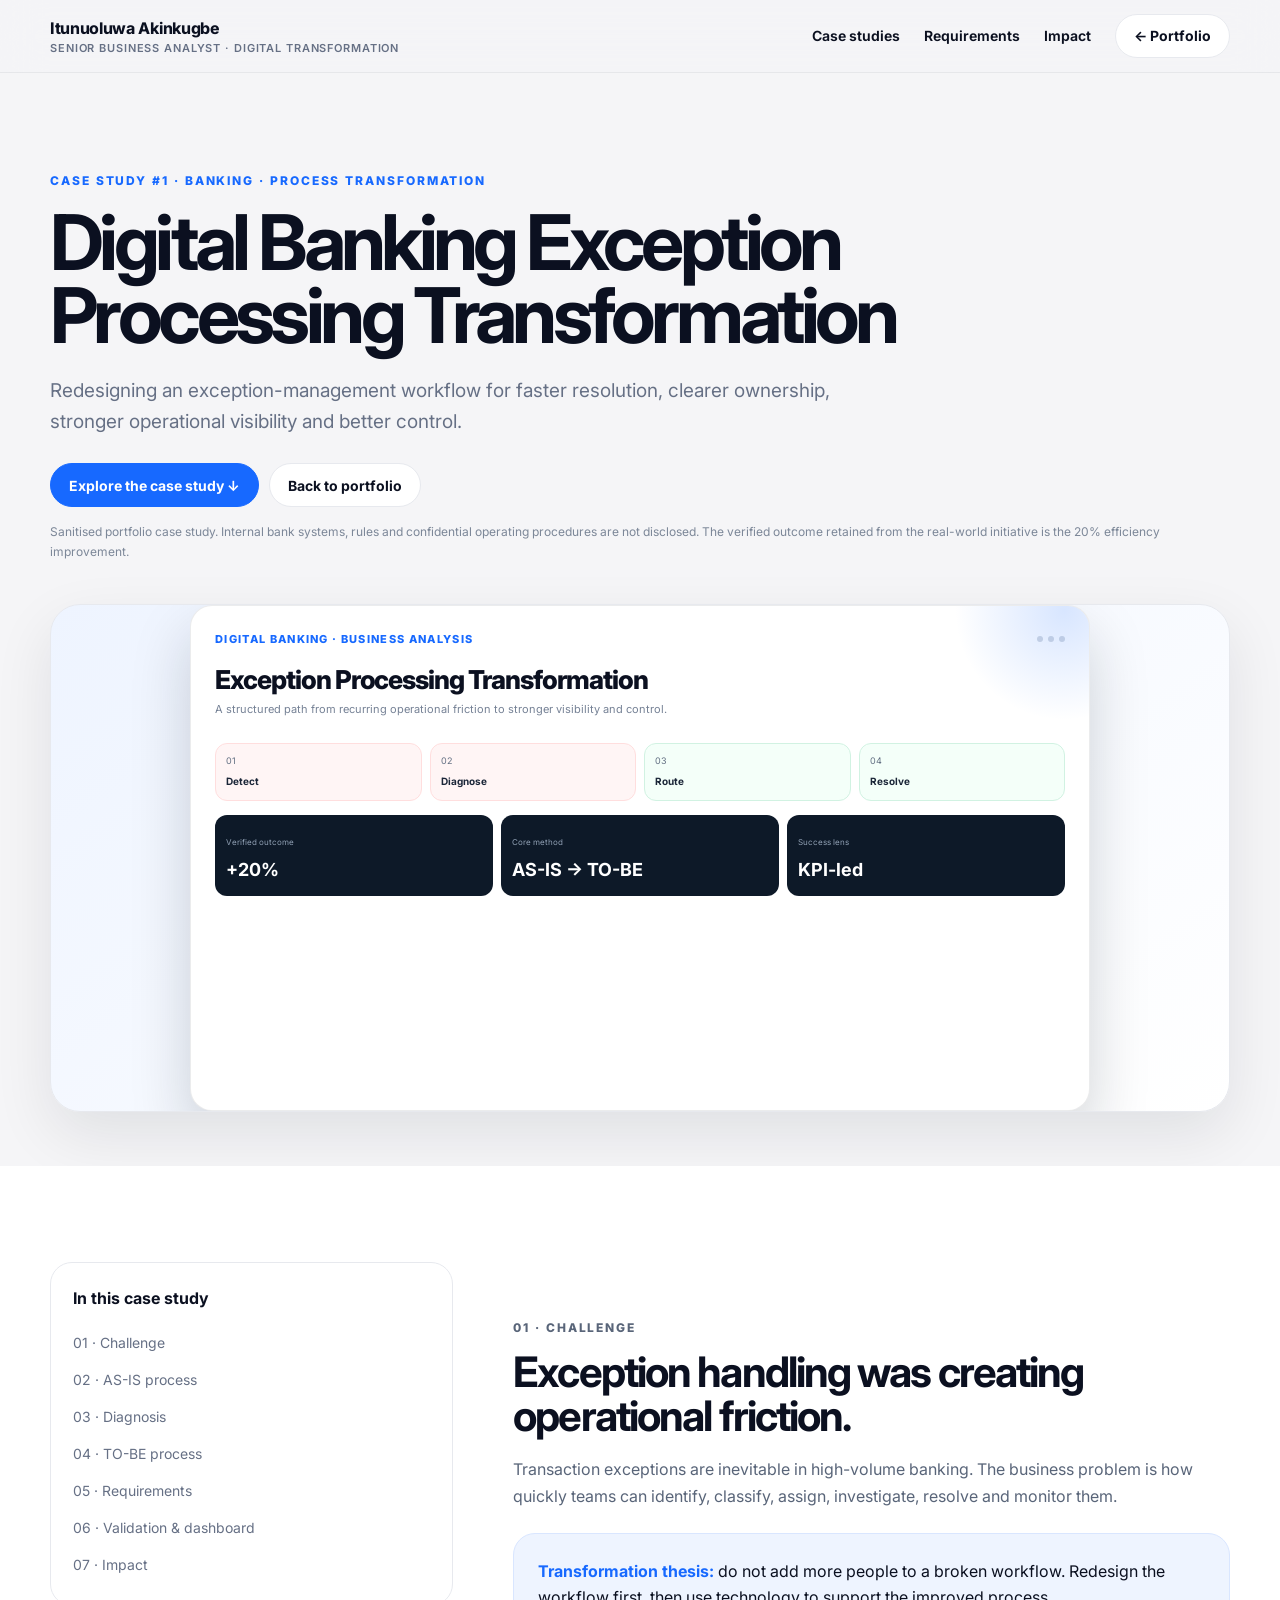
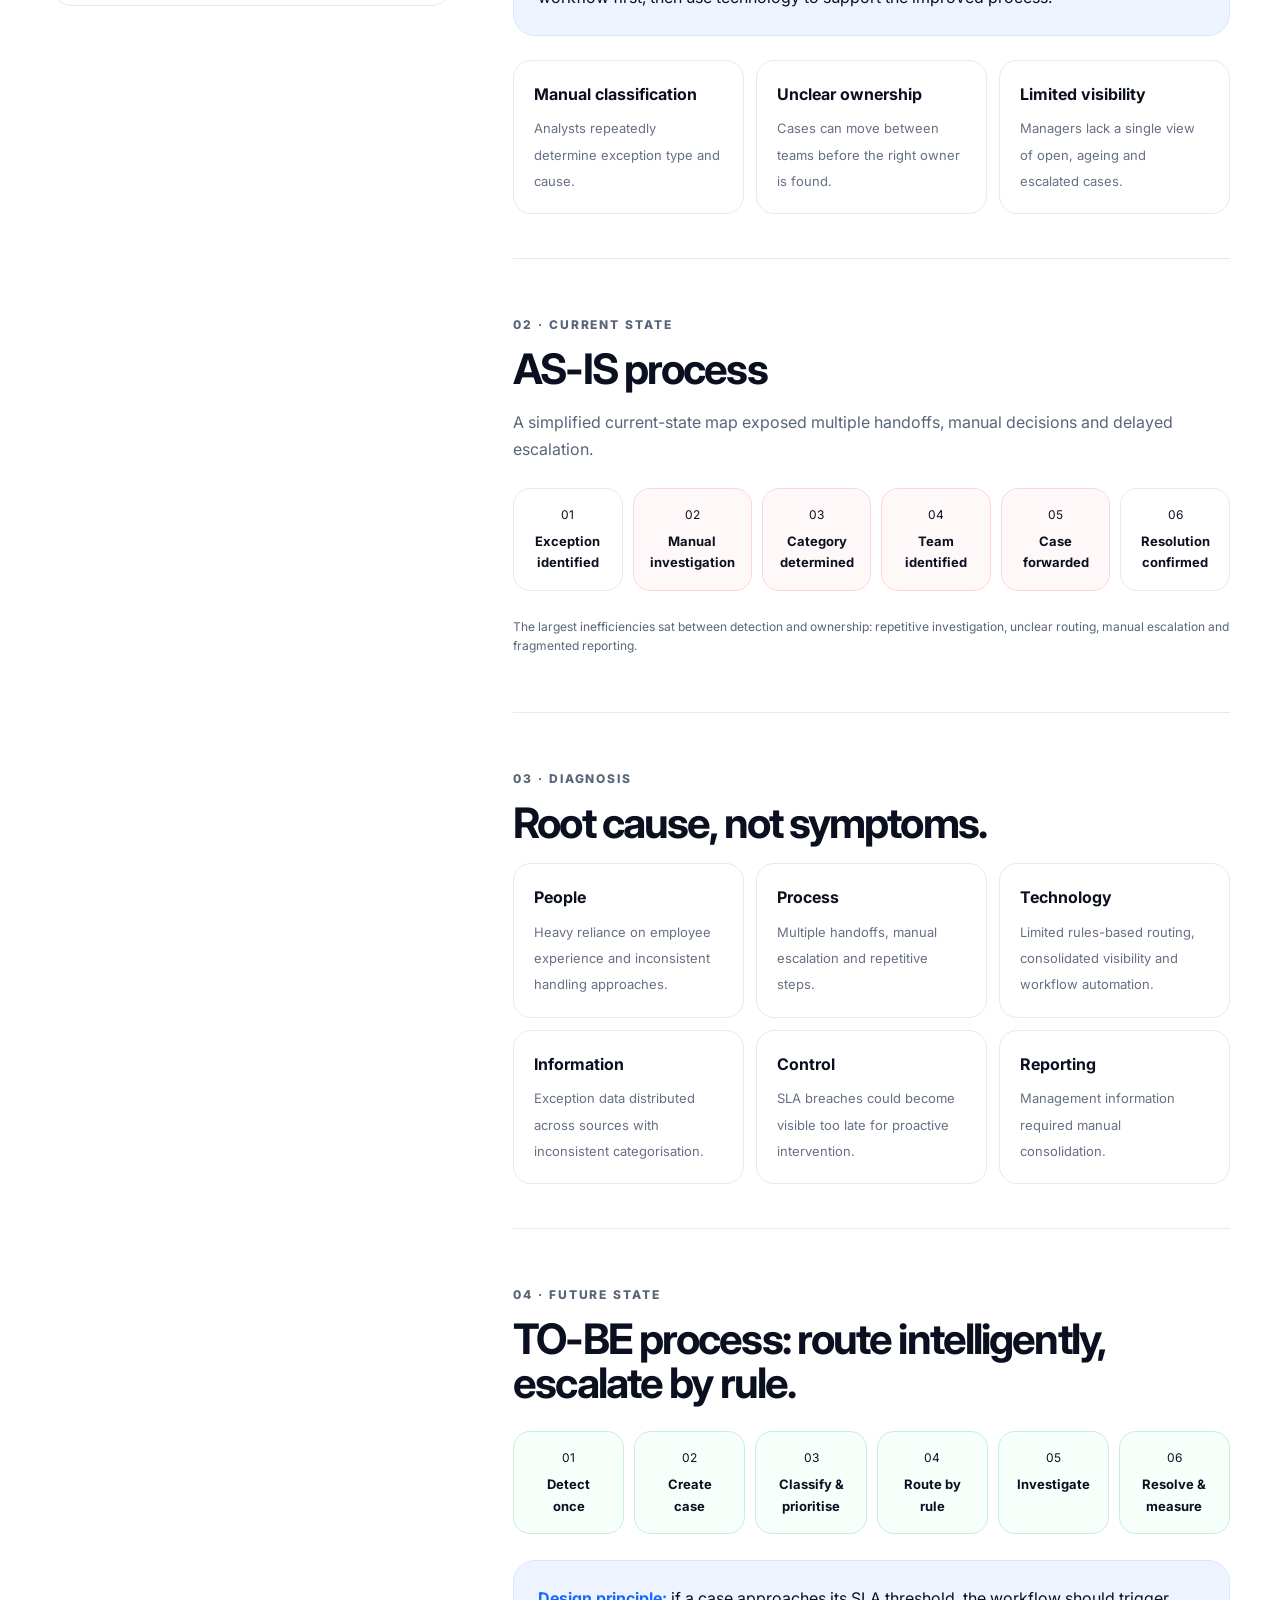
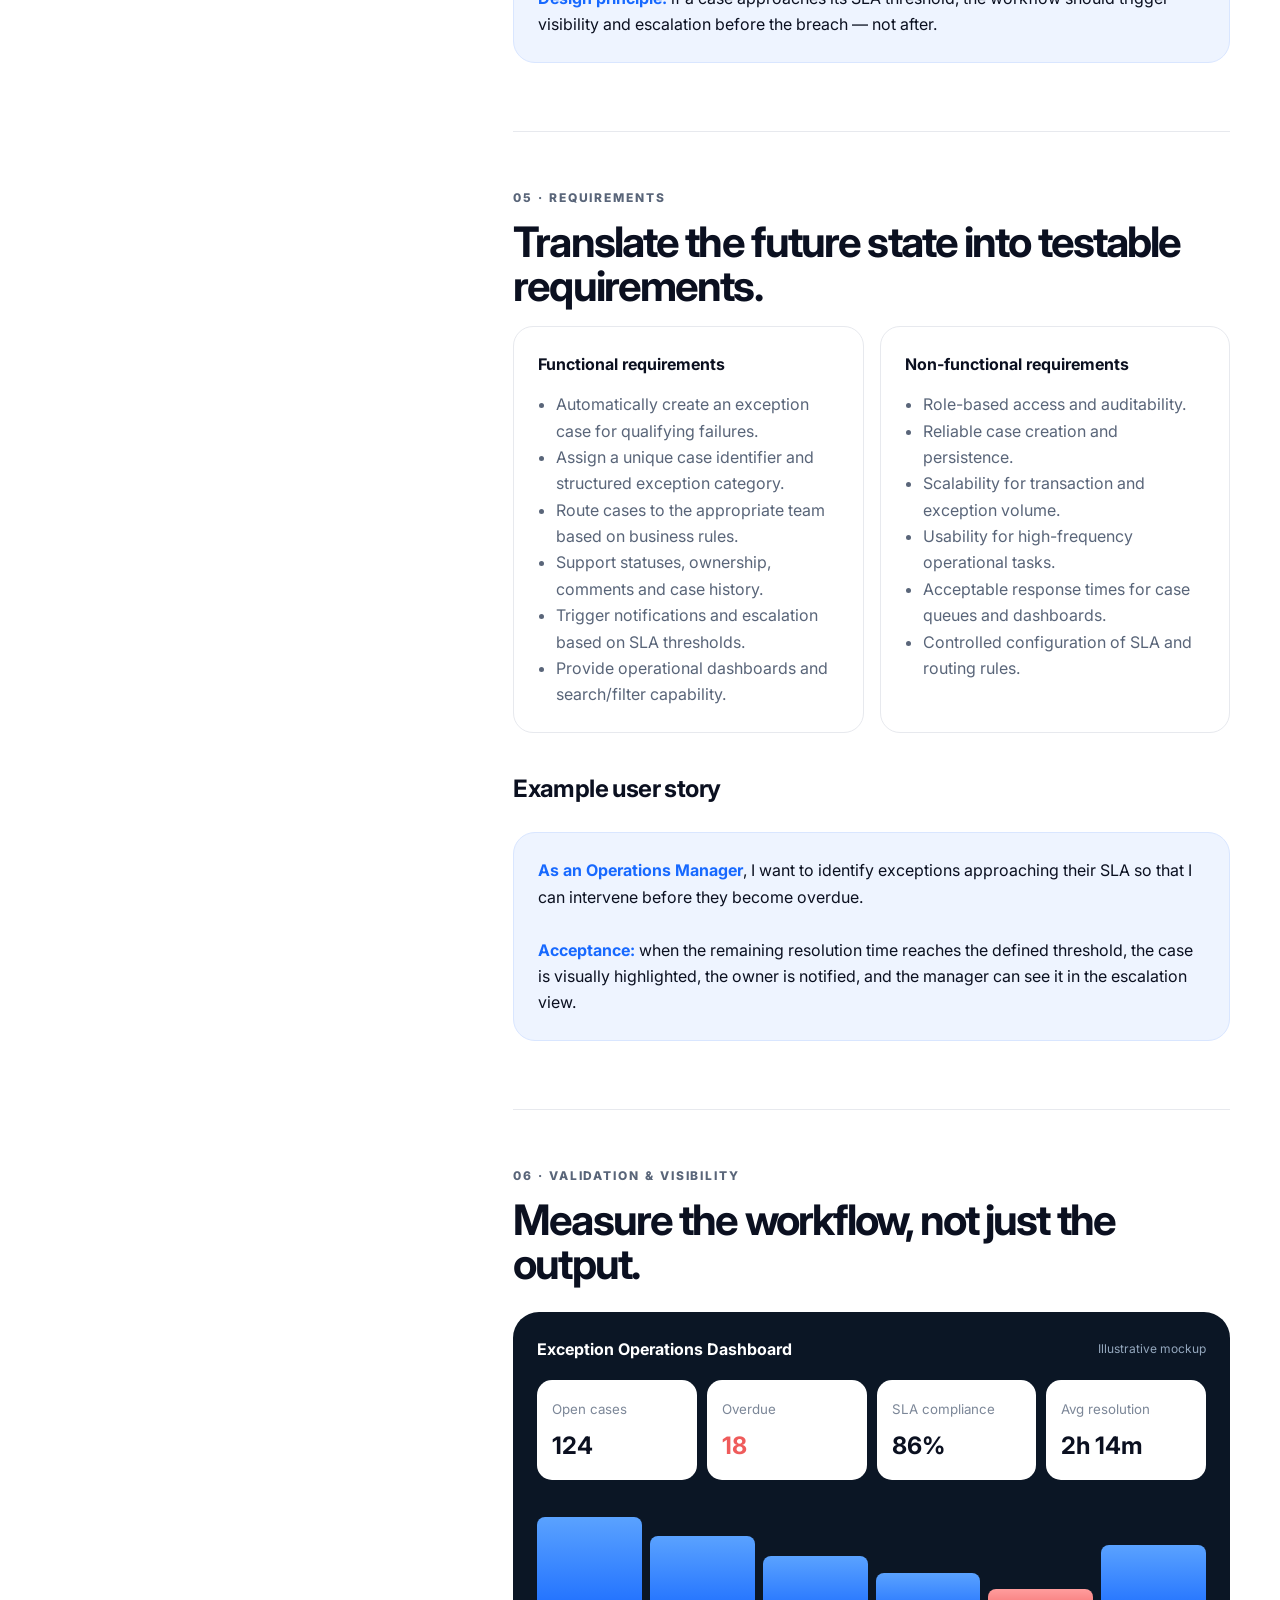
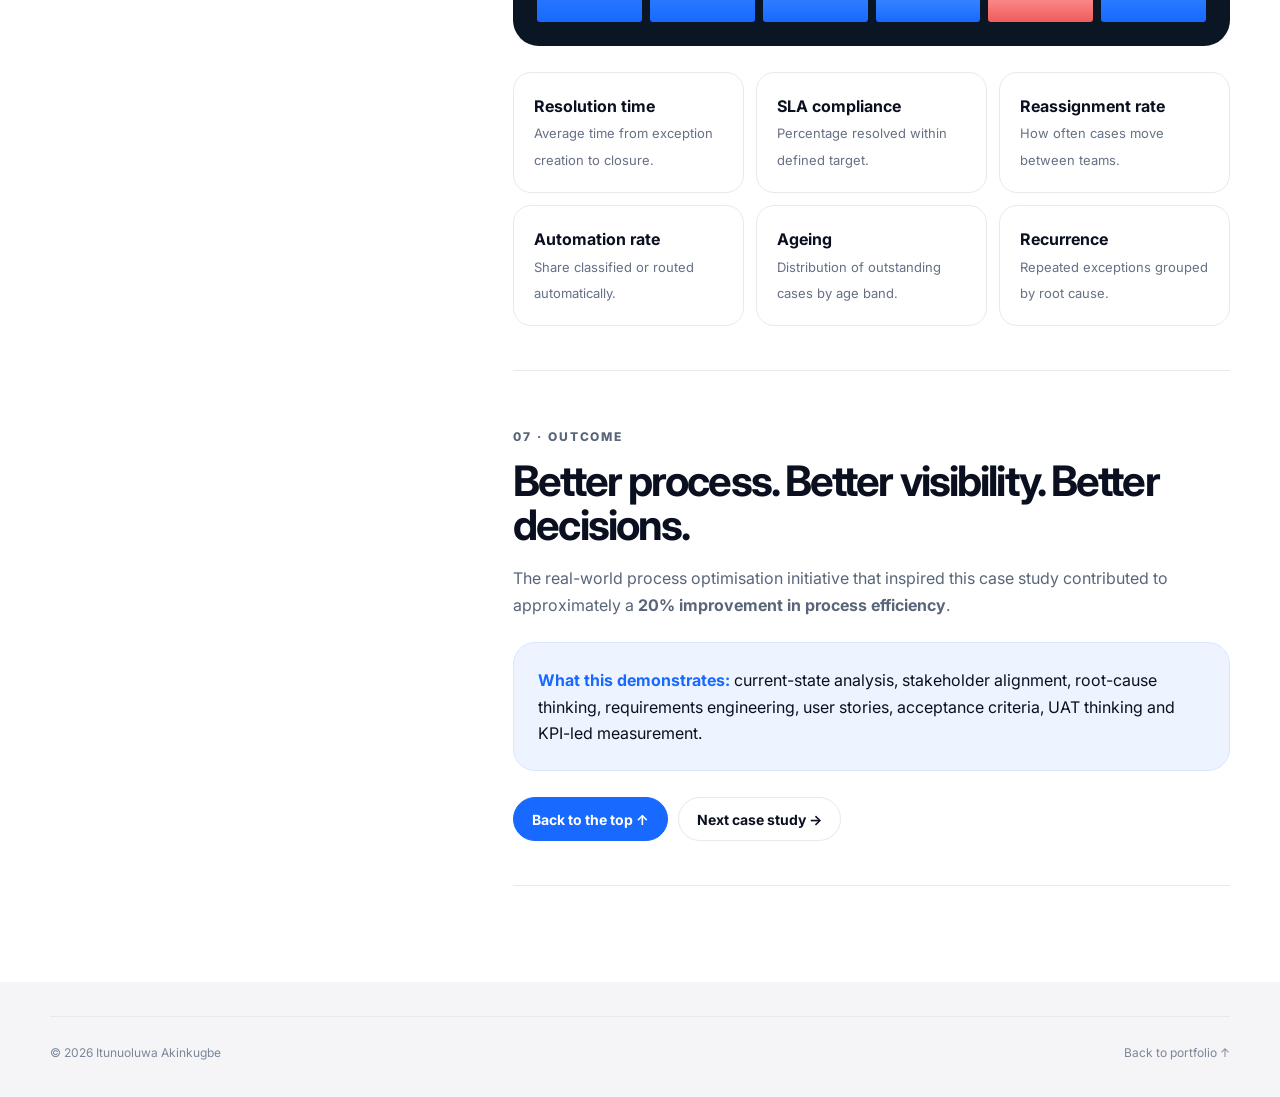
<file: case-study-banking.html>
<!doctype html><html lang="en"><head><meta charset="utf-8"><meta name="viewport" content="width=device-width,initial-scale=1"><meta name="description" content="Business Analyst case study: Digital Banking Exception Processing Transformation by Itunuoluwa Akinkugbe."><title>Digital Banking Exception Processing Transformation | Itunuoluwa Akinkugbe</title><link rel="preconnect" href="https://fonts.googleapis.com"><link rel="preconnect" href="https://fonts.gstatic.com" crossorigin><link href="https://fonts.googleapis.com/css2?family=Inter:wght@400;500;600;700;800&display=swap" rel="stylesheet"><link rel="stylesheet" href="assets/site.css"></head><body><header class="nav"><div class="wrap navin"><a class="brand" href="index.html">Itunuoluwa Akinkugbe<small>Senior Business Analyst · Digital Transformation</small></a><nav class="navlinks"><a href="index.html#case-studies">Case studies</a><a href="#requirements">Requirements</a><a href="#impact">Impact</a></nav><a class="pill" href="index.html">← Portfolio</a></div></header><main><section class="casehero"><div class="wrap"><p class="eyebrow">Case Study #1 · Banking · Process Transformation</p><h1>Digital Banking Exception Processing Transformation</h1><p class="lead">Redesigning an exception-management workflow for faster resolution, clearer ownership, stronger operational visibility and better control.</p><div class="downloadbar"><a class="pill blue" href="#challenge">Explore the case study ↓</a><a class="pill" href="index.html#case-studies">Back to portfolio</a></div><p class="disclaimer">Sanitised portfolio case study. Internal bank systems, rules and confidential operating procedures are not disclosed. The verified outcome retained from the real-world initiative is the 20% efficiency improvement.</p><div class="casecover webcover"><div class="caseart banking-art"><div class="arttop"><span class="artlabel">Digital banking · Business Analysis</span><span class="artdots"><i></i><i></i><i></i></span></div><div class="arttitle">Exception Processing Transformation</div><div class="artsub">A structured path from recurring operational friction to stronger visibility and control.</div><div class="artflow"><div class="artstep hot">01<b>Detect</b></div><div class="artstep hot">02<b>Diagnose</b></div><div class="artstep ok">03<b>Route</b></div><div class="artstep ok">04<b>Resolve</b></div></div><div class="artmetrics"><div class="artmetric"><small>Verified outcome</small><strong>+20%</strong></div><div class="artmetric"><small>Core method</small><strong>AS-IS → TO-BE</strong></div><div class="artmetric"><small>Success lens</small><strong>KPI-led</strong></div></div></div></div></div></section><section class="section white"><div class="wrap casegrid"><aside class="sticky"><div class="toc"><b>In this case study</b><a href="#challenge">01 · Challenge</a><a href="#as-is">02 · AS-IS process</a><a href="#diagnosis">03 · Diagnosis</a><a href="#to-be">04 · TO-BE process</a><a href="#requirements">05 · Requirements</a><a href="#validation">06 · Validation & dashboard</a><a href="#impact">07 · Impact</a></div></aside><article class="story"><section class="storyblock" id="challenge"><p class="eyebrow">01 · Challenge</p><h2>Exception handling was creating operational friction.</h2><p>Transaction exceptions are inevitable in high-volume banking. The business problem is how quickly teams can identify, classify, assign, investigate, resolve and monitor them.</p><div class="callout"><strong>Transformation thesis:</strong> do not add more people to a broken workflow. Redesign the workflow first, then use technology to support the improved process.</div><div class="pain"><div class="p"><b>Manual classification</b><span>Analysts repeatedly determine exception type and cause.</span></div><div class="p"><b>Unclear ownership</b><span>Cases can move between teams before the right owner is found.</span></div><div class="p"><b>Limited visibility</b><span>Managers lack a single view of open, ageing and escalated cases.</span></div></div></section><section class="storyblock" id="as-is"><p class="eyebrow">02 · Current state</p><h2>AS-IS process</h2><p>A simplified current-state map exposed multiple handoffs, manual decisions and delayed escalation.</p><div class="flowline"><div class="flowstep">01<b>Exception identified</b></div><div class="flowstep bad">02<b>Manual investigation</b></div><div class="flowstep bad">03<b>Category determined</b></div><div class="flowstep bad">04<b>Team identified</b></div><div class="flowstep bad">05<b>Case forwarded</b></div><div class="flowstep">06<b>Resolution confirmed</b></div></div><p class="note">The largest inefficiencies sat between detection and ownership: repetitive investigation, unclear routing, manual escalation and fragmented reporting.</p></section><section class="storyblock" id="diagnosis"><p class="eyebrow">03 · Diagnosis</p><h2>Root cause, not symptoms.</h2><div class="pain"><div class="p"><b>People</b><span>Heavy reliance on employee experience and inconsistent handling approaches.</span></div><div class="p"><b>Process</b><span>Multiple handoffs, manual escalation and repetitive steps.</span></div><div class="p"><b>Technology</b><span>Limited rules-based routing, consolidated visibility and workflow automation.</span></div><div class="p"><b>Information</b><span>Exception data distributed across sources with inconsistent categorisation.</span></div><div class="p"><b>Control</b><span>SLA breaches could become visible too late for proactive intervention.</span></div><div class="p"><b>Reporting</b><span>Management information required manual consolidation.</span></div></div></section><section class="storyblock" id="to-be"><p class="eyebrow">04 · Future state</p><h2>TO-BE process: route intelligently, escalate by rule.</h2><div class="flowline"><div class="flowstep good">01<b>Detect once</b></div><div class="flowstep good">02<b>Create case</b></div><div class="flowstep good">03<b>Classify & prioritise</b></div><div class="flowstep good">04<b>Route by rule</b></div><div class="flowstep good">05<b>Investigate</b></div><div class="flowstep good">06<b>Resolve & measure</b></div></div><div class="callout"><strong>Design principle:</strong> if a case approaches its SLA threshold, the workflow should trigger visibility and escalation before the breach — not after.</div></section><section class="storyblock" id="requirements"><p class="eyebrow">05 · Requirements</p><h2>Translate the future state into testable requirements.</h2><div class="reqgrid"><div class="req"><h4>Functional requirements</h4><ul><li>Automatically create an exception case for qualifying failures.</li><li>Assign a unique case identifier and structured exception category.</li><li>Route cases to the appropriate team based on business rules.</li><li>Support statuses, ownership, comments and case history.</li><li>Trigger notifications and escalation based on SLA thresholds.</li><li>Provide operational dashboards and search/filter capability.</li></ul></div><div class="req"><h4>Non-functional requirements</h4><ul><li>Role-based access and auditability.</li><li>Reliable case creation and persistence.</li><li>Scalability for transaction and exception volume.</li><li>Usability for high-frequency operational tasks.</li><li>Acceptable response times for case queues and dashboards.</li><li>Controlled configuration of SLA and routing rules.</li></ul></div></div><h3>Example user story</h3><div class="callout"><strong>As an Operations Manager</strong>, I want to identify exceptions approaching their SLA so that I can intervene before they become overdue.<br><br><strong>Acceptance:</strong> when the remaining resolution time reaches the defined threshold, the case is visually highlighted, the owner is notified, and the manager can see it in the escalation view.</div></section><section class="storyblock" id="validation"><p class="eyebrow">06 · Validation & visibility</p><h2>Measure the workflow, not just the output.</h2><div class="dashboard"><div class="dashhead"><b>Exception Operations Dashboard</b><span style="color:#94a7bd;font-size:12px">Illustrative mockup</span></div><div class="dashgrid"><div class="dashcard"><small>Open cases</small><strong>124</strong></div><div class="dashcard"><small>Overdue</small><strong style="color:#ef5b5b">18</strong></div><div class="dashcard"><small>SLA compliance</small><strong>86%</strong></div><div class="dashcard"><small>Avg resolution</small><strong>2h 14m</strong></div></div><div class="bars"><i style="height:88%"></i><i style="height:72%"></i><i style="height:55%"></i><i style="height:41%"></i><i style="height:28%;background:linear-gradient(#ff9d9d,#ef5b5b)"></i><i style="height:64%"></i></div></div><div class="kpis"><div class="kpi"><b>Resolution time</b><span>Average time from exception creation to closure.</span></div><div class="kpi"><b>SLA compliance</b><span>Percentage resolved within defined target.</span></div><div class="kpi"><b>Reassignment rate</b><span>How often cases move between teams.</span></div><div class="kpi"><b>Automation rate</b><span>Share classified or routed automatically.</span></div><div class="kpi"><b>Ageing</b><span>Distribution of outstanding cases by age band.</span></div><div class="kpi"><b>Recurrence</b><span>Repeated exceptions grouped by root cause.</span></div></div></section><section class="storyblock" id="impact"><p class="eyebrow">07 · Outcome</p><h2>Better process. Better visibility. Better decisions.</h2><p>The real-world process optimisation initiative that inspired this case study contributed to approximately a <strong>20% improvement in process efficiency</strong>.</p><div class="callout"><strong>What this demonstrates:</strong> current-state analysis, stakeholder alignment, root-cause thinking, requirements engineering, user stories, acceptance criteria, UAT thinking and KPI-led measurement.</div><div class="downloadbar"><a class="pill blue" href="#challenge">Back to the top ↑</a><a class="pill" href="case-study-onboarding.html">Next case study →</a></div></section></article></div></section></main><footer class="footer"><div class="wrap footerin"><span>© <span id="year"></span> Itunuoluwa Akinkugbe</span><a href="index.html">Back to portfolio ↑</a></div></footer><script>document.getElementById('year').textContent=new Date().getFullYear()</script></body></html>
</file>
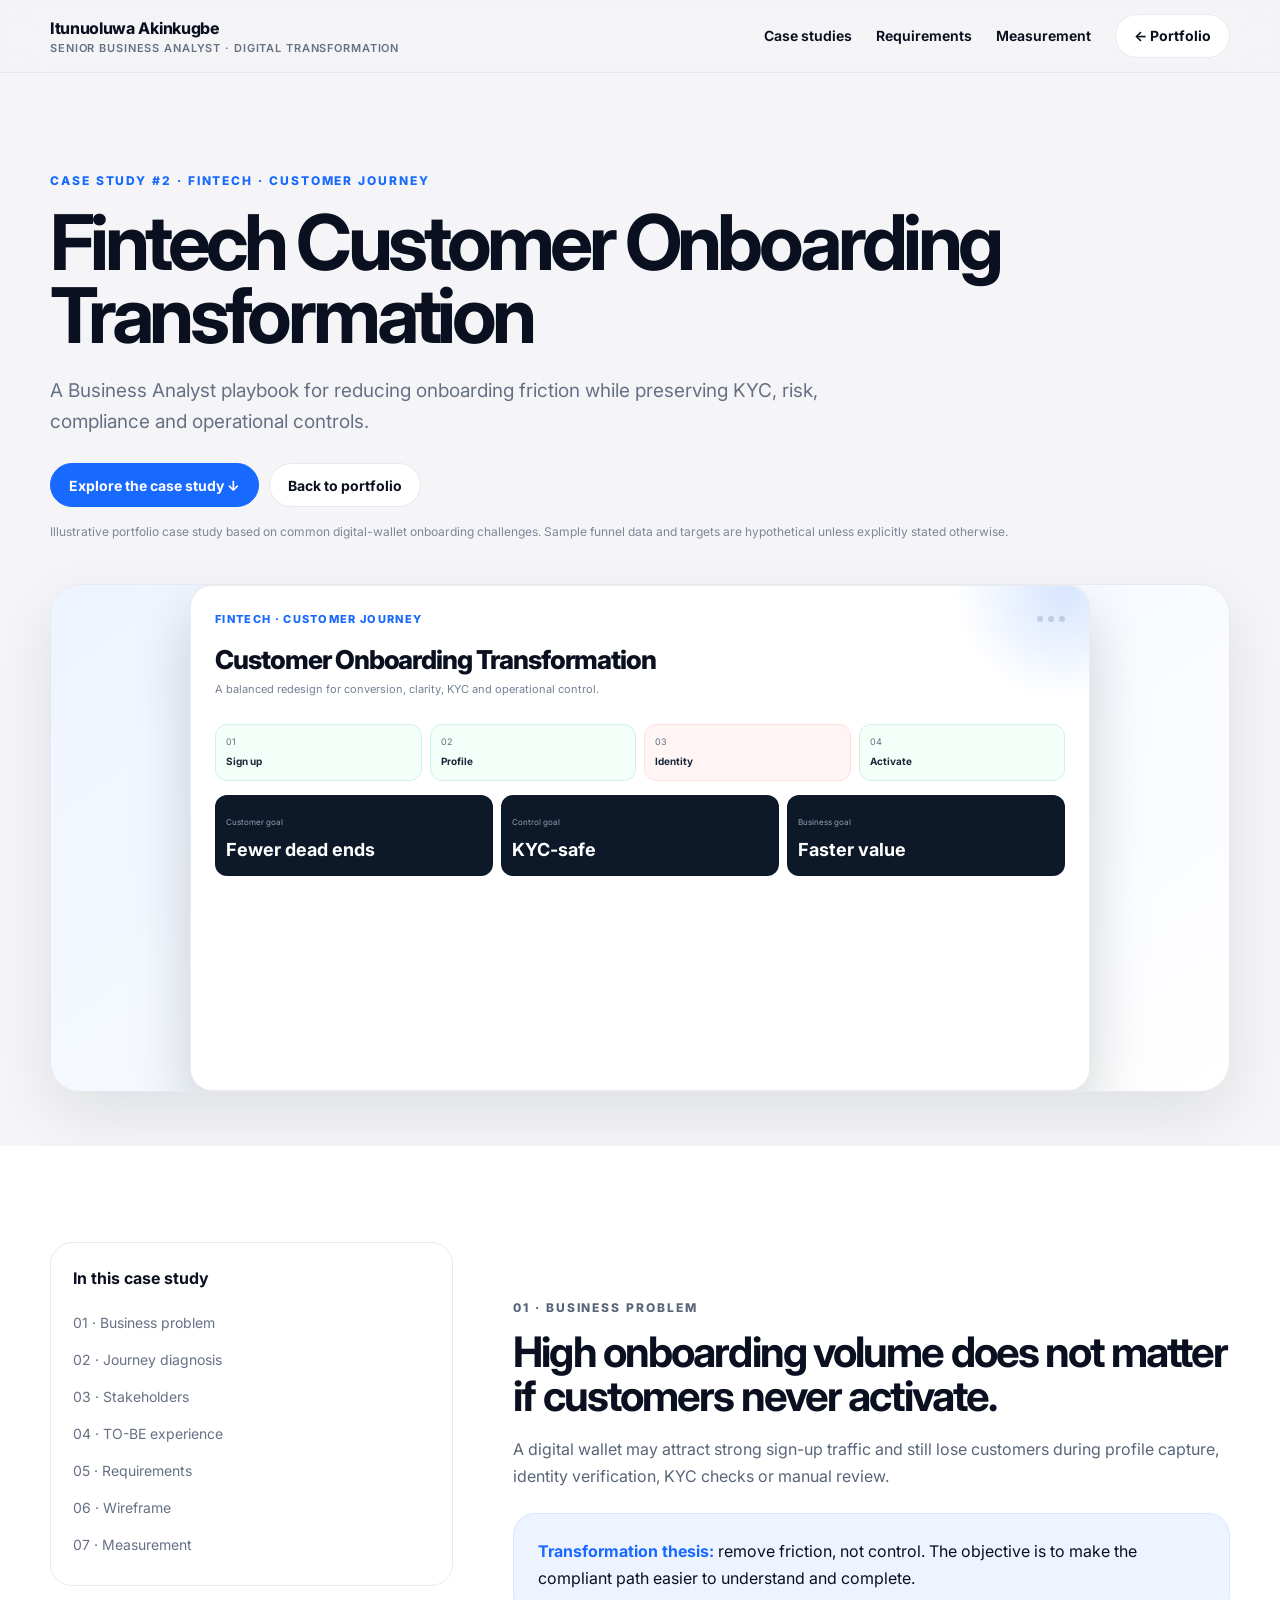
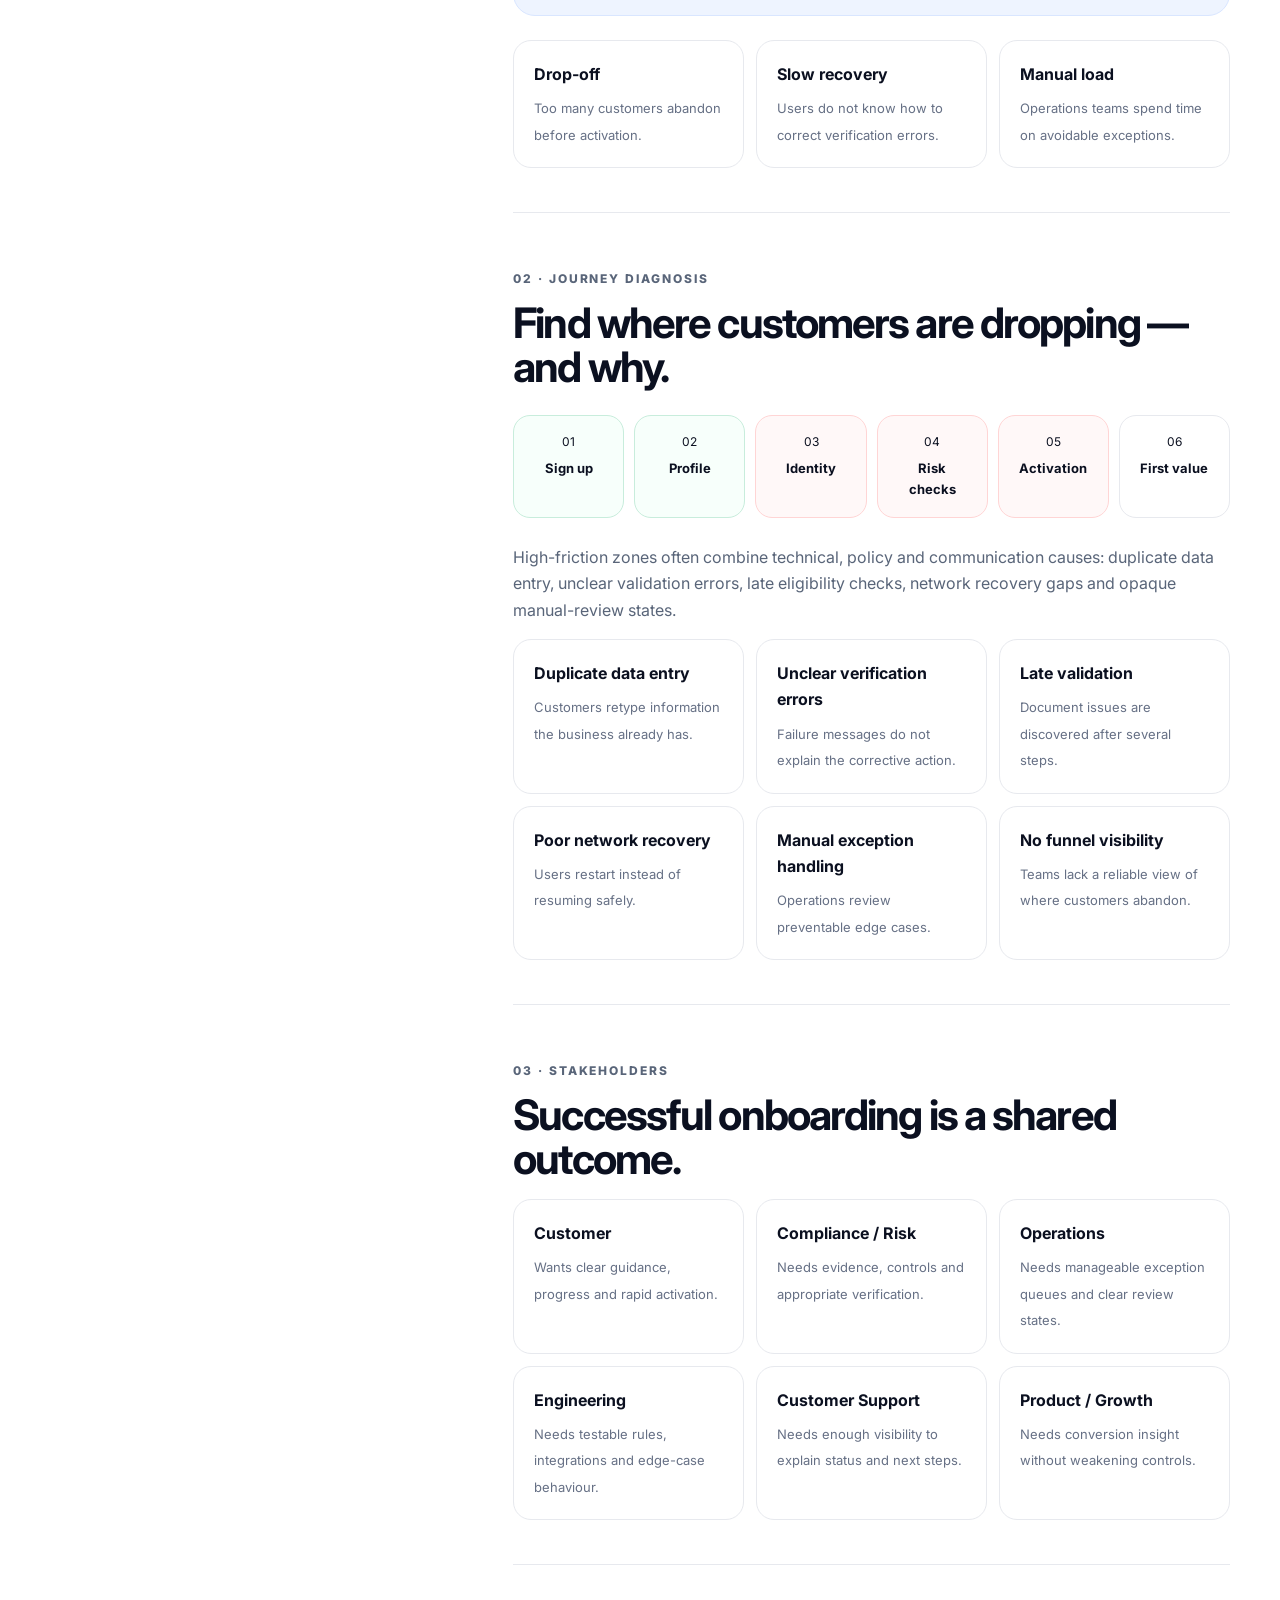
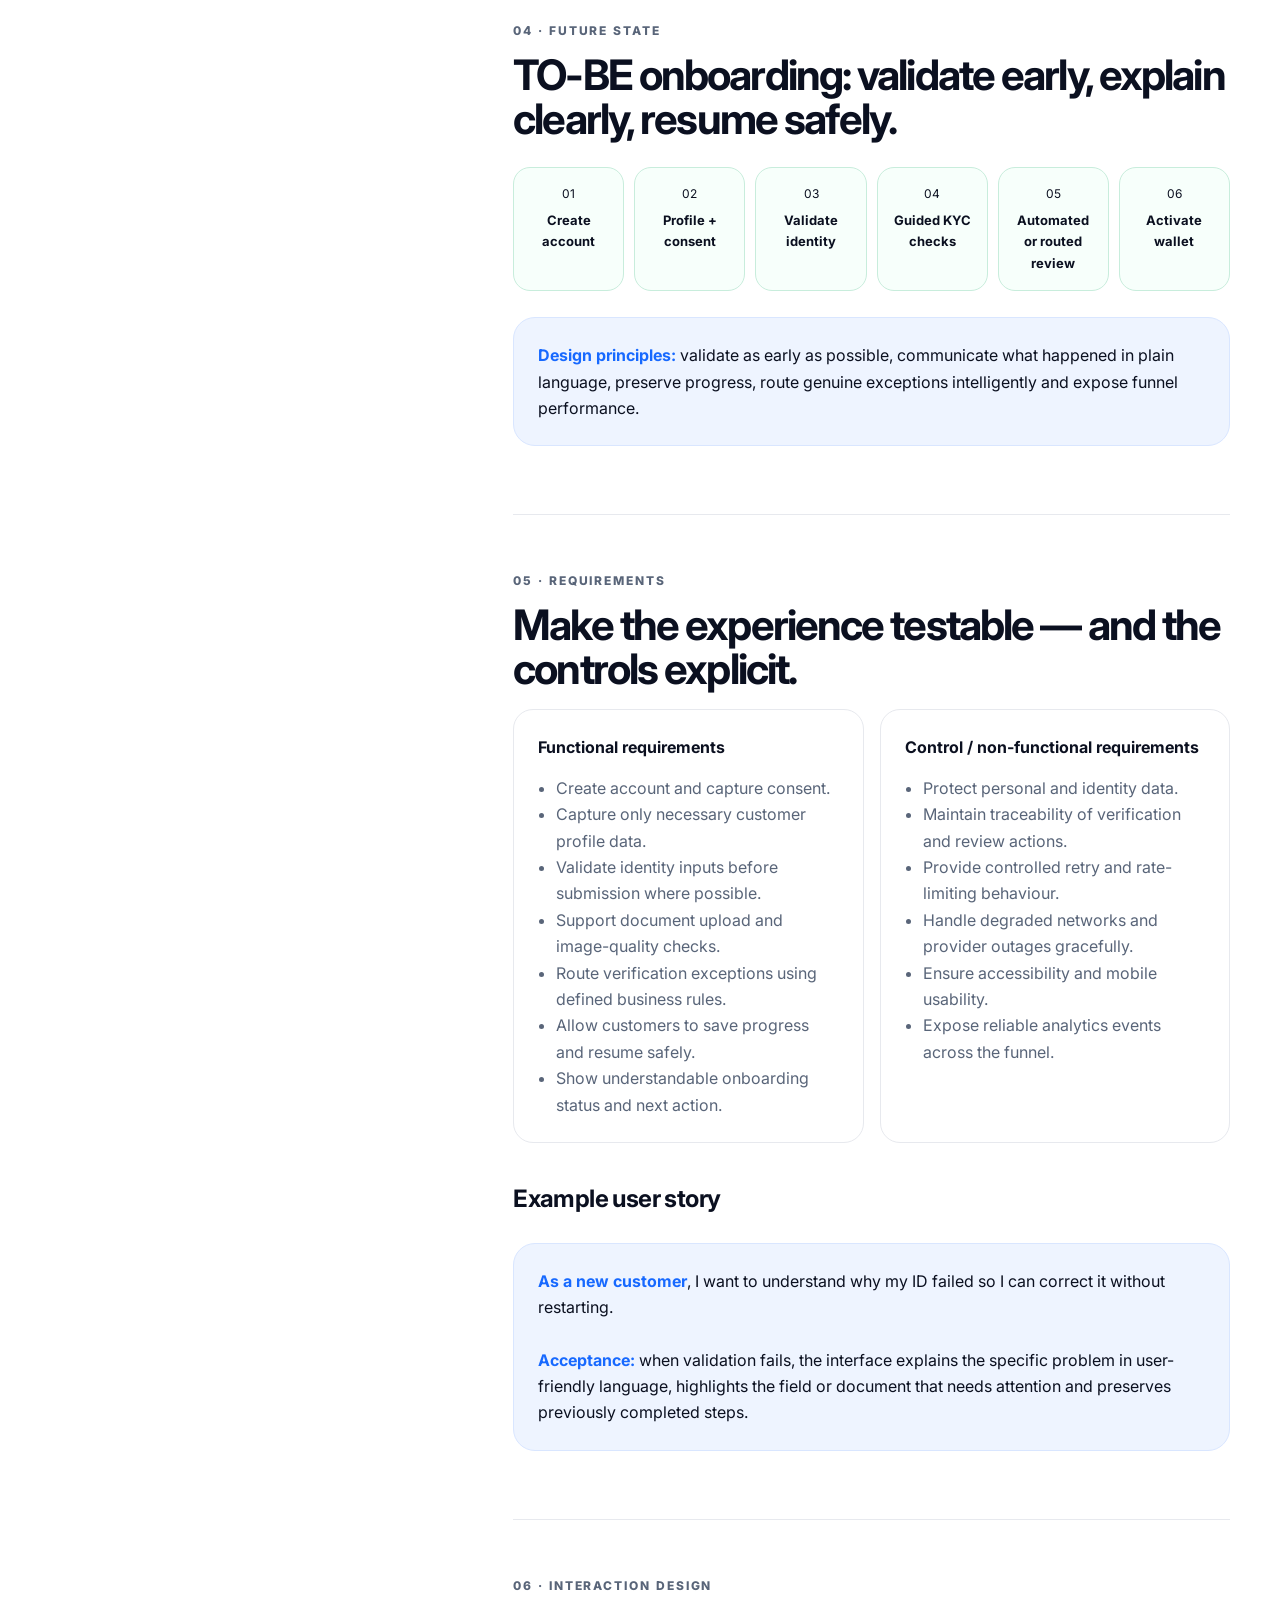
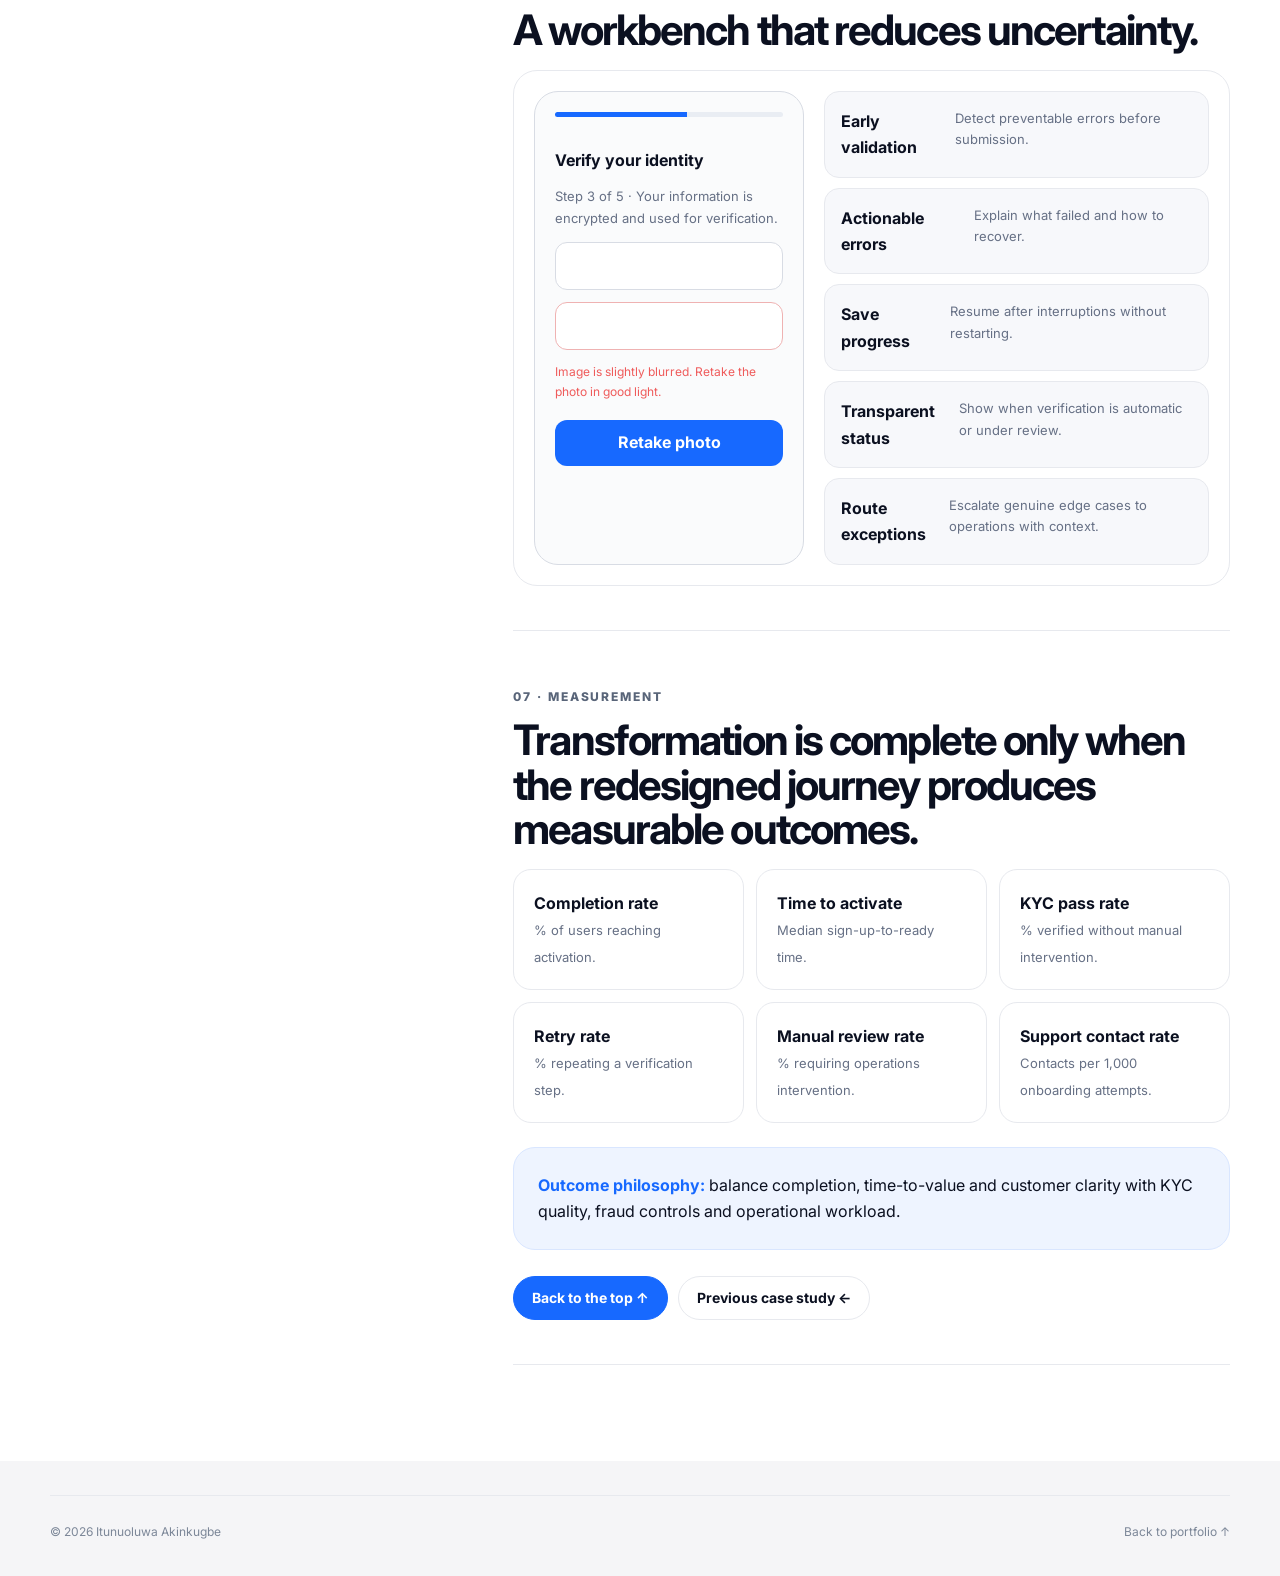
<file: case-study-onboarding.html>
<!doctype html><html lang="en"><head><meta charset="utf-8"><meta name="viewport" content="width=device-width,initial-scale=1"><meta name="description" content="Business Analyst case study: Fintech Customer Onboarding Transformation by Itunuoluwa Akinkugbe."><title>Fintech Customer Onboarding Transformation | Itunuoluwa Akinkugbe</title><link rel="preconnect" href="https://fonts.googleapis.com"><link rel="preconnect" href="https://fonts.gstatic.com" crossorigin><link href="https://fonts.googleapis.com/css2?family=Inter:wght@400;500;600;700;800&display=swap" rel="stylesheet"><link rel="stylesheet" href="assets/site.css"></head><body><header class="nav"><div class="wrap navin"><a class="brand" href="index.html">Itunuoluwa Akinkugbe<small>Senior Business Analyst · Digital Transformation</small></a><nav class="navlinks"><a href="index.html#case-studies">Case studies</a><a href="#requirements">Requirements</a><a href="#measurement">Measurement</a></nav><a class="pill" href="index.html">← Portfolio</a></div></header><main><section class="casehero"><div class="wrap"><p class="eyebrow">Case Study #2 · Fintech · Customer Journey</p><h1>Fintech Customer Onboarding Transformation</h1><p class="lead">A Business Analyst playbook for reducing onboarding friction while preserving KYC, risk, compliance and operational controls.</p><div class="downloadbar"><a class="pill blue" href="#challenge">Explore the case study ↓</a><a class="pill" href="index.html#case-studies">Back to portfolio</a></div><p class="disclaimer">Illustrative portfolio case study based on common digital-wallet onboarding challenges. Sample funnel data and targets are hypothetical unless explicitly stated otherwise.</p><div class="casecover webcover"><div class="caseart onboarding-art"><div class="arttop"><span class="artlabel">Fintech · Customer journey</span><span class="artdots"><i></i><i></i><i></i></span></div><div class="arttitle">Customer Onboarding Transformation</div><div class="artsub">A balanced redesign for conversion, clarity, KYC and operational control.</div><div class="artflow"><div class="artstep ok">01<b>Sign up</b></div><div class="artstep ok">02<b>Profile</b></div><div class="artstep hot">03<b>Identity</b></div><div class="artstep ok">04<b>Activate</b></div></div><div class="artmetrics"><div class="artmetric"><small>Customer goal</small><strong>Fewer dead ends</strong></div><div class="artmetric"><small>Control goal</small><strong>KYC-safe</strong></div><div class="artmetric"><small>Business goal</small><strong>Faster value</strong></div></div></div></div></div></section><section class="section white"><div class="wrap casegrid"><aside class="sticky"><div class="toc"><b>In this case study</b><a href="#challenge">01 · Business problem</a><a href="#journey">02 · Journey diagnosis</a><a href="#stakeholders">03 · Stakeholders</a><a href="#to-be">04 · TO-BE experience</a><a href="#requirements">05 · Requirements</a><a href="#wireframe">06 · Wireframe</a><a href="#measurement">07 · Measurement</a></div></aside><article class="story"><section class="storyblock" id="challenge"><p class="eyebrow">01 · Business problem</p><h2>High onboarding volume does not matter if customers never activate.</h2><p>A digital wallet may attract strong sign-up traffic and still lose customers during profile capture, identity verification, KYC checks or manual review.</p><div class="callout"><strong>Transformation thesis:</strong> remove friction, not control. The objective is to make the compliant path easier to understand and complete.</div><div class="pain"><div class="p"><b>Drop-off</b><span>Too many customers abandon before activation.</span></div><div class="p"><b>Slow recovery</b><span>Users do not know how to correct verification errors.</span></div><div class="p"><b>Manual load</b><span>Operations teams spend time on avoidable exceptions.</span></div></div></section><section class="storyblock" id="journey"><p class="eyebrow">02 · Journey diagnosis</p><h2>Find where customers are dropping — and why.</h2><div class="flowline"><div class="flowstep good">01<b>Sign up</b></div><div class="flowstep good">02<b>Profile</b></div><div class="flowstep bad">03<b>Identity</b></div><div class="flowstep bad">04<b>Risk checks</b></div><div class="flowstep bad">05<b>Activation</b></div><div class="flowstep">06<b>First value</b></div></div><p>High-friction zones often combine technical, policy and communication causes: duplicate data entry, unclear validation errors, late eligibility checks, network recovery gaps and opaque manual-review states.</p><div class="pain"><div class="p"><b>Duplicate data entry</b><span>Customers retype information the business already has.</span></div><div class="p"><b>Unclear verification errors</b><span>Failure messages do not explain the corrective action.</span></div><div class="p"><b>Late validation</b><span>Document issues are discovered after several steps.</span></div><div class="p"><b>Poor network recovery</b><span>Users restart instead of resuming safely.</span></div><div class="p"><b>Manual exception handling</b><span>Operations review preventable edge cases.</span></div><div class="p"><b>No funnel visibility</b><span>Teams lack a reliable view of where customers abandon.</span></div></div></section><section class="storyblock" id="stakeholders"><p class="eyebrow">03 · Stakeholders</p><h2>Successful onboarding is a shared outcome.</h2><div class="pain"><div class="p"><b>Customer</b><span>Wants clear guidance, progress and rapid activation.</span></div><div class="p"><b>Compliance / Risk</b><span>Needs evidence, controls and appropriate verification.</span></div><div class="p"><b>Operations</b><span>Needs manageable exception queues and clear review states.</span></div><div class="p"><b>Engineering</b><span>Needs testable rules, integrations and edge-case behaviour.</span></div><div class="p"><b>Customer Support</b><span>Needs enough visibility to explain status and next steps.</span></div><div class="p"><b>Product / Growth</b><span>Needs conversion insight without weakening controls.</span></div></div></section><section class="storyblock" id="to-be"><p class="eyebrow">04 · Future state</p><h2>TO-BE onboarding: validate early, explain clearly, resume safely.</h2><div class="flowline"><div class="flowstep good">01<b>Create account</b></div><div class="flowstep good">02<b>Profile + consent</b></div><div class="flowstep good">03<b>Validate identity</b></div><div class="flowstep good">04<b>Guided KYC checks</b></div><div class="flowstep good">05<b>Automated or routed review</b></div><div class="flowstep good">06<b>Activate wallet</b></div></div><div class="callout"><strong>Design principles:</strong> validate as early as possible, communicate what happened in plain language, preserve progress, route genuine exceptions intelligently and expose funnel performance.</div></section><section class="storyblock" id="requirements"><p class="eyebrow">05 · Requirements</p><h2>Make the experience testable — and the controls explicit.</h2><div class="reqgrid"><div class="req"><h4>Functional requirements</h4><ul><li>Create account and capture consent.</li><li>Capture only necessary customer profile data.</li><li>Validate identity inputs before submission where possible.</li><li>Support document upload and image-quality checks.</li><li>Route verification exceptions using defined business rules.</li><li>Allow customers to save progress and resume safely.</li><li>Show understandable onboarding status and next action.</li></ul></div><div class="req"><h4>Control / non-functional requirements</h4><ul><li>Protect personal and identity data.</li><li>Maintain traceability of verification and review actions.</li><li>Provide controlled retry and rate-limiting behaviour.</li><li>Handle degraded networks and provider outages gracefully.</li><li>Ensure accessibility and mobile usability.</li><li>Expose reliable analytics events across the funnel.</li></ul></div></div><h3>Example user story</h3><div class="callout"><strong>As a new customer</strong>, I want to understand why my ID failed so I can correct it without restarting.<br><br><strong>Acceptance:</strong> when validation fails, the interface explains the specific problem in user-friendly language, highlights the field or document that needs attention and preserves previously completed steps.</div></section><section class="storyblock" id="wireframe"><p class="eyebrow">06 · Interaction design</p><h2>A workbench that reduces uncertainty.</h2><div class="wireframe"><div class="phone"><div class="progress"></div><b>Verify your identity</b><p style="font-size:13px;color:#667085">Step 3 of 5 · Your information is encrypted and used for verification.</p><div class="input"></div><div class="input" style="border-color:#efb2b2"></div><div class="error">Image is slightly blurred. Retake the photo in good light.</div><div class="primary">Retake photo</div></div><div class="rules"><div class="rule"><b>Early validation</b><span>Detect preventable errors before submission.</span></div><div class="rule"><b>Actionable errors</b><span>Explain what failed and how to recover.</span></div><div class="rule"><b>Save progress</b><span>Resume after interruptions without restarting.</span></div><div class="rule"><b>Transparent status</b><span>Show when verification is automatic or under review.</span></div><div class="rule"><b>Route exceptions</b><span>Escalate genuine edge cases to operations with context.</span></div></div></div></section><section class="storyblock" id="measurement"><p class="eyebrow">07 · Measurement</p><h2>Transformation is complete only when the redesigned journey produces measurable outcomes.</h2><div class="kpis"><div class="kpi"><b>Completion rate</b><span>% of users reaching activation.</span></div><div class="kpi"><b>Time to activate</b><span>Median sign-up-to-ready time.</span></div><div class="kpi"><b>KYC pass rate</b><span>% verified without manual intervention.</span></div><div class="kpi"><b>Retry rate</b><span>% repeating a verification step.</span></div><div class="kpi"><b>Manual review rate</b><span>% requiring operations intervention.</span></div><div class="kpi"><b>Support contact rate</b><span>Contacts per 1,000 onboarding attempts.</span></div></div><div class="callout"><strong>Outcome philosophy:</strong> balance completion, time-to-value and customer clarity with KYC quality, fraud controls and operational workload.</div><div class="downloadbar"><a class="pill blue" href="#challenge">Back to the top ↑</a><a class="pill" href="case-study-banking.html">Previous case study ←</a></div></section></article></div></section></main><footer class="footer"><div class="wrap footerin"><span>© <span id="year"></span> Itunuoluwa Akinkugbe</span><a href="index.html">Back to portfolio ↑</a></div></footer><script>document.getElementById('year').textContent=new Date().getFullYear()</script></body></html>
</file>
<file: assets/site.css>
:root{--bg:#f5f5f7;--surface:#fff;--ink:#0b1020;--muted:#667085;--line:#e7e9ee;--blue:#1769ff;--blue2:#5aa2ff;--navy:#081423;--green:#18a56a;--amber:#f59e0b;--red:#ef5b5b;--purple:#7a5cff;--shadow:0 22px 60px rgba(12,18,32,.09);--radius:28px;--max:1180px}*{box-sizing:border-box}html{scroll-behavior:smooth}body{margin:0;background:var(--bg);color:var(--ink);font:16px/1.65 Inter,ui-sans-serif,-apple-system,BlinkMacSystemFont,"Segoe UI",sans-serif;-webkit-font-smoothing:antialiased}a{color:inherit;text-decoration:none}img{max-width:100%;display:block}.wrap{width:min(calc(100% - 36px),var(--max));margin:auto}.nav{position:sticky;top:0;z-index:40;background:rgba(245,245,247,.82);backdrop-filter:saturate(180%) blur(20px);border-bottom:1px solid rgba(12,18,32,.06)}.navin{height:72px;display:flex;align-items:center;gap:24px}.brand{margin-right:auto;font-weight:750;letter-spacing:-.02em}.brand small{display:block;color:var(--muted);font-size:11px;font-weight:600;letter-spacing:.08em;text-transform:uppercase;margin-top:-3px}.navlinks{display:flex;gap:24px;font-size:14px;font-weight:650}.pill{display:inline-flex;align-items:center;justify-content:center;min-height:44px;padding:0 18px;border-radius:999px;border:1px solid var(--line);font-weight:700;font-size:14px;background:#fff}.pill.dark{background:var(--ink);color:#fff;border-color:var(--ink)}.pill.blue{background:var(--blue);color:#fff;border-color:var(--blue)}.hero{padding:112px 0 82px;position:relative;overflow:hidden}.hero:before{content:"";position:absolute;width:700px;height:700px;border-radius:50%;background:radial-gradient(circle,rgba(23,105,255,.14),rgba(23,105,255,0) 68%);right:-170px;top:-270px}.eyebrow{color:var(--blue);font-size:12px;text-transform:uppercase;letter-spacing:.16em;font-weight:800}.hero h1{font-size:clamp(3.2rem,7vw,7rem);line-height:.94;letter-spacing:-.068em;margin:18px 0 26px;max-width:1050px}.hero h1 span{background:linear-gradient(90deg,#0b1020 0%,#1769ff 58%,#63a5ff 100%);-webkit-background-clip:text;background-clip:text;color:transparent}.hero .lead{max-width:790px;font-size:20px;color:#596579;margin:0}.actions{display:flex;gap:12px;flex-wrap:wrap;margin-top:34px}.metrics{display:grid;grid-template-columns:repeat(3,1fr);gap:16px;margin-top:54px}.metric{background:rgba(255,255,255,.72);border:1px solid rgba(12,18,32,.07);border-radius:24px;padding:24px;box-shadow:0 10px 30px rgba(12,18,32,.04)}.metric strong{font-size:34px;line-height:1;letter-spacing:-.04em;display:block}.metric span{display:block;color:var(--muted);font-size:13px;margin-top:8px}.section{padding:96px 0}.white{background:#fff}.sectionhead{display:grid;grid-template-columns:1fr .72fr;gap:70px;align-items:end;margin-bottom:38px}.sectionhead h2{font-size:clamp(2.4rem,4.8vw,4.8rem);line-height:1;letter-spacing:-.055em;margin:8px 0 0}.sectionhead p{color:var(--muted);margin:0}.featured{display:grid;gap:26px}.feature{background:#fff;border:1px solid rgba(12,18,32,.07);border-radius:34px;overflow:hidden;box-shadow:var(--shadow);display:grid;grid-template-columns:1.05fr .95fr;min-height:520px}.feature:nth-child(even){grid-template-columns:.95fr 1.05fr}.feature:nth-child(even) .featuremedia{order:2}.featuremedia{padding:28px;background:linear-gradient(145deg,#ecf3ff,#f9fbff);display:flex;align-items:center;justify-content:center;position:relative;overflow:hidden}.featuremedia:before{content:"";position:absolute;width:380px;height:380px;border-radius:50%;background:radial-gradient(circle,rgba(23,105,255,.18),transparent 68%);right:-100px;top:-140px}.featuremedia img{position:relative;border-radius:18px;box-shadow:0 28px 60px rgba(9,20,35,.18);transform:rotate(-1.2deg)}.feature:nth-child(even) .featuremedia img{transform:rotate(1.2deg)}.featurebody{padding:54px;display:flex;flex-direction:column;justify-content:center}.labelrow{display:flex;gap:8px;flex-wrap:wrap}.tag{font-size:11px;font-weight:760;letter-spacing:.07em;text-transform:uppercase;padding:7px 10px;border-radius:999px;background:#eef4ff;color:#235fb8}.tag.dark{background:#e9edf2;color:#3d495d}.feature h3{font-size:40px;line-height:1.04;letter-spacing:-.045em;margin:20px 0 16px}.feature p{color:var(--muted);font-size:17px}.bullets{list-style:none;padding:0;margin:20px 0}.bullets li{margin:9px 0;padding-left:18px;position:relative;color:#445066}.bullets li:before{content:"";position:absolute;width:6px;height:6px;border-radius:50%;background:var(--blue);left:0;top:.72em}.impact{margin:10px 0 24px;padding:17px 18px;border-radius:18px;background:#f7f8fb;border:1px solid var(--line);display:flex;gap:12px;align-items:center}.impact strong{font-size:24px;color:var(--blue)}.impact span{color:#5e697b;font-size:13px}.workgrid{display:grid;grid-template-columns:repeat(4,1fr);gap:16px}.workcard{background:#fff;border:1px solid var(--line);border-radius:24px;padding:24px;min-height:250px;display:flex;flex-direction:column;transition:.25s}.workcard:hover{transform:translateY(-5px);box-shadow:var(--shadow)}.workcard .icon{width:44px;height:44px;border-radius:14px;background:#eef4ff;display:grid;place-items:center;font-weight:800;color:var(--blue)}.workcard h3{font-size:21px;line-height:1.15;letter-spacing:-.025em;margin:30px 0 10px}.workcard p{color:var(--muted);font-size:14px}.workcard a{margin-top:auto;font-weight:750;font-size:14px;color:var(--blue)}.cap{background:var(--navy);color:#fff}.cap .sectionhead p{color:#9aa8bb}.capgrid{display:grid;grid-template-columns:repeat(3,1fr);gap:16px}.capcard{border:1px solid rgba(255,255,255,.1);background:rgba(255,255,255,.035);padding:28px;border-radius:24px;min-height:230px}.capcard b{font-size:19px}.capcard p{color:#aab5c5;font-size:14px}.chips{display:flex;gap:8px;flex-wrap:wrap;margin-top:20px}.chips span{font-size:11px;padding:6px 9px;border-radius:8px;border:1px solid rgba(255,255,255,.12);color:#d5dce6}.experience{display:grid;grid-template-columns:repeat(3,1fr);gap:16px}.exp{background:#fff;border:1px solid var(--line);border-radius:24px;padding:28px}.exp .when{color:var(--blue);font-size:11px;text-transform:uppercase;letter-spacing:.12em;font-weight:800}.exp h3{margin:11px 0 7px;font-size:23px;letter-spacing:-.035em}.exp p{color:var(--muted);font-size:14px}.contactbox{background:linear-gradient(135deg,#0b1020,#0f2545 58%,#1769ff);border-radius:34px;color:#fff;padding:64px;display:grid;grid-template-columns:1.2fr .8fr;gap:50px;align-items:center}.contactbox h2{font-size:clamp(2.4rem,4.6vw,4.8rem);line-height:1;letter-spacing:-.055em;margin:0}.contactbox p{color:#c7d1e0}.contactactions{display:flex;gap:10px;flex-wrap:wrap;justify-content:flex-end}.contactbox .pill{background:#fff;color:var(--ink);border-color:#fff}.contactbox .pill:last-child{background:rgba(255,255,255,.12);color:#fff;border-color:rgba(255,255,255,.24);backdrop-filter:blur(10px)}.footer{padding:34px 0;color:#7c8798;font-size:12px}.footerin{display:flex;justify-content:space-between;gap:20px;border-top:1px solid var(--line);padding-top:26px}.note{font-size:12px;color:#7c8798}.casehero{padding:86px 0 54px}.casehero h1{font-size:clamp(3rem,6vw,6.3rem);line-height:.95;letter-spacing:-.06em;margin:16px 0 22px;max-width:1000px}.casehero .lead{max-width:800px;color:var(--muted);font-size:19px}.casecover{margin-top:42px;border-radius:30px;overflow:hidden;box-shadow:var(--shadow);border:1px solid var(--line)}.casegrid{display:grid;grid-template-columns:.72fr 1.28fr;gap:60px}.sticky{position:sticky;top:105px;height:max-content}.toc{background:#fff;border:1px solid var(--line);border-radius:22px;padding:22px}.toc b{display:block;margin-bottom:12px}.toc a{display:block;color:#667085;font-size:14px;padding:7px 0}.story h2{font-size:42px;line-height:1.05;letter-spacing:-.045em;margin:0 0 18px}.story h3{font-size:24px;letter-spacing:-.025em;margin:36px 0 12px}.story p,.story li{color:#596579}.storyblock{padding:44px 0;border-bottom:1px solid var(--line)}.callout{padding:24px;border-radius:22px;background:#eef4ff;border:1px solid #d9e6ff;margin:24px 0}.callout strong{color:var(--blue)}.flowline{display:grid;grid-template-columns:repeat(6,1fr);gap:10px;margin:26px 0}.flowstep{background:#fff;border:1px solid var(--line);border-radius:17px;padding:16px;text-align:center;font-size:12px}.flowstep b{display:block;font-size:13px;margin-top:6px}.flowstep.bad{border-color:#ffd5d5;background:#fff8f8}.flowstep.good{border-color:#c8eddc;background:#f7fffb}.pain{display:grid;grid-template-columns:repeat(3,1fr);gap:12px}.pain .p{background:#fff;border:1px solid var(--line);border-radius:18px;padding:20px}.pain .p b{display:block;margin-bottom:7px}.pain .p span{color:var(--muted);font-size:13px}.reqgrid{display:grid;grid-template-columns:1fr 1fr;gap:16px}.req{background:#fff;border:1px solid var(--line);border-radius:20px;padding:24px}.req h4{margin:0 0 14px}.req ul{padding-left:18px;margin:0}.dashboard{background:#0b1625;border-radius:26px;padding:24px;color:#fff;margin:26px 0}.dashhead{display:flex;justify-content:space-between;gap:18px;align-items:center}.dashgrid{display:grid;grid-template-columns:repeat(4,1fr);gap:10px;margin-top:18px}.dashcard{background:#fff;color:var(--ink);border-radius:15px;padding:15px}.dashcard small{color:#7c8798}.dashcard strong{font-size:24px;display:block;margin-top:4px}.bars{display:flex;align-items:end;gap:8px;height:120px;margin-top:22px}.bars i{flex:1;background:linear-gradient(#5aa2ff,#1769ff);border-radius:8px 8px 3px 3px}.wireframe{border:1px solid var(--line);border-radius:24px;background:#fff;padding:20px;display:grid;grid-template-columns:270px 1fr;gap:20px}.phone{border:1px solid #d8dce4;border-radius:24px;padding:20px;min-height:390px;background:#fafbfc}.phone .progress{height:5px;border-radius:999px;background:linear-gradient(90deg,var(--blue) 58%,#e9edf3 58%);margin-bottom:30px}.input{height:48px;border:1px solid #d8dce4;border-radius:12px;margin:12px 0;background:#fff}.error{font-size:12px;color:var(--red);margin:6px 0}.primary{height:46px;border-radius:12px;background:var(--blue);color:#fff;display:grid;place-items:center;font-weight:700;margin-top:18px}.rules{display:grid;gap:10px}.rule{padding:16px;border-radius:15px;background:#f7f8fb;border:1px solid var(--line);display:flex;justify-content:space-between;gap:14px}.rule span{color:var(--muted);font-size:13px}.kpis{display:grid;grid-template-columns:repeat(3,1fr);gap:12px}.kpi{background:#fff;border:1px solid var(--line);border-radius:18px;padding:20px}.kpi b{display:block}.kpi span{font-size:13px;color:var(--muted)}.downloadbar{display:flex;gap:10px;flex-wrap:wrap;margin-top:26px}.disclaimer{font-size:12px;color:#7c8798;margin-top:15px}@media(max-width:1000px){.navlinks{display:none}.feature,.feature:nth-child(even){grid-template-columns:1fr}.feature:nth-child(even) .featuremedia{order:0}.workgrid{grid-template-columns:repeat(2,1fr)}.capgrid,.experience{grid-template-columns:1fr 1fr}.casegrid{grid-template-columns:1fr}.sticky{position:static}.flowline{grid-template-columns:repeat(3,1fr)}.contactbox{grid-template-columns:1fr}.contactactions{justify-content:flex-start}}@media(max-width:680px){.hero{padding-top:80px}.metrics,.workgrid,.capgrid,.experience,.pain,.reqgrid,.kpis{grid-template-columns:1fr}.sectionhead{grid-template-columns:1fr;gap:18px}.featurebody{padding:30px}.feature h3{font-size:32px}.flowline{grid-template-columns:1fr 1fr}.dashgrid{grid-template-columns:1fr 1fr}.wireframe{grid-template-columns:1fr}.contactbox{padding:38px}.footerin{flex-direction:column}.navin .pill{display:none}}
.caseart{position:relative;width:92%;aspect-ratio:16/9;border-radius:22px;background:#fff;box-shadow:0 28px 60px rgba(9,20,35,.18);overflow:hidden;border:1px solid rgba(12,18,32,.08);padding:24px}.arttop{display:flex;align-items:center;justify-content:space-between;margin-bottom:18px}.artlabel{font-size:11px;font-weight:800;letter-spacing:.12em;text-transform:uppercase;color:var(--blue)}.artdots{display:flex;gap:5px}.artdots i{width:6px;height:6px;border-radius:50%;background:#d5dae2}.arttitle{font-size:26px;line-height:1.04;letter-spacing:-.04em;font-weight:800;max-width:70%}.artsub{font-size:11px;color:#758195;margin-top:7px}.artflow{display:grid;grid-template-columns:repeat(4,1fr);gap:8px;margin-top:25px}.artstep{padding:10px;border-radius:12px;background:#f5f7fa;border:1px solid #e8ebf0;font-size:9px;color:#637083}.artstep b{display:block;color:#1b2638;font-size:10px;margin-top:4px}.artstep.hot{background:#fff5f5;border-color:#ffdede}.artstep.ok{background:#f4fff9;border-color:#d1f2e2}.artmetrics{display:grid;grid-template-columns:repeat(3,1fr);gap:8px;margin-top:14px}.artmetric{padding:11px;border-radius:12px;background:#0d1928;color:#fff}.artmetric small{font-size:8px;color:#91a1b5}.artmetric strong{display:block;font-size:18px;margin-top:3px}.onboarding-art .arttitle{max-width:76%}.onboarding-art .artstep:nth-child(3){background:#fff5f5;border-color:#ffdede}.casecover.webcover{padding:0;background:linear-gradient(145deg,#eef4ff,#fff);min-height:430px;display:grid;place-items:center}.casecover.webcover .caseart{width:min(900px,88%);transform:none}.banking-art:after,.onboarding-art:after{content:"";position:absolute;width:230px;height:230px;border-radius:50%;right:-90px;top:-110px;background:radial-gradient(circle,rgba(23,105,255,.17),transparent 67%)}
</file>
